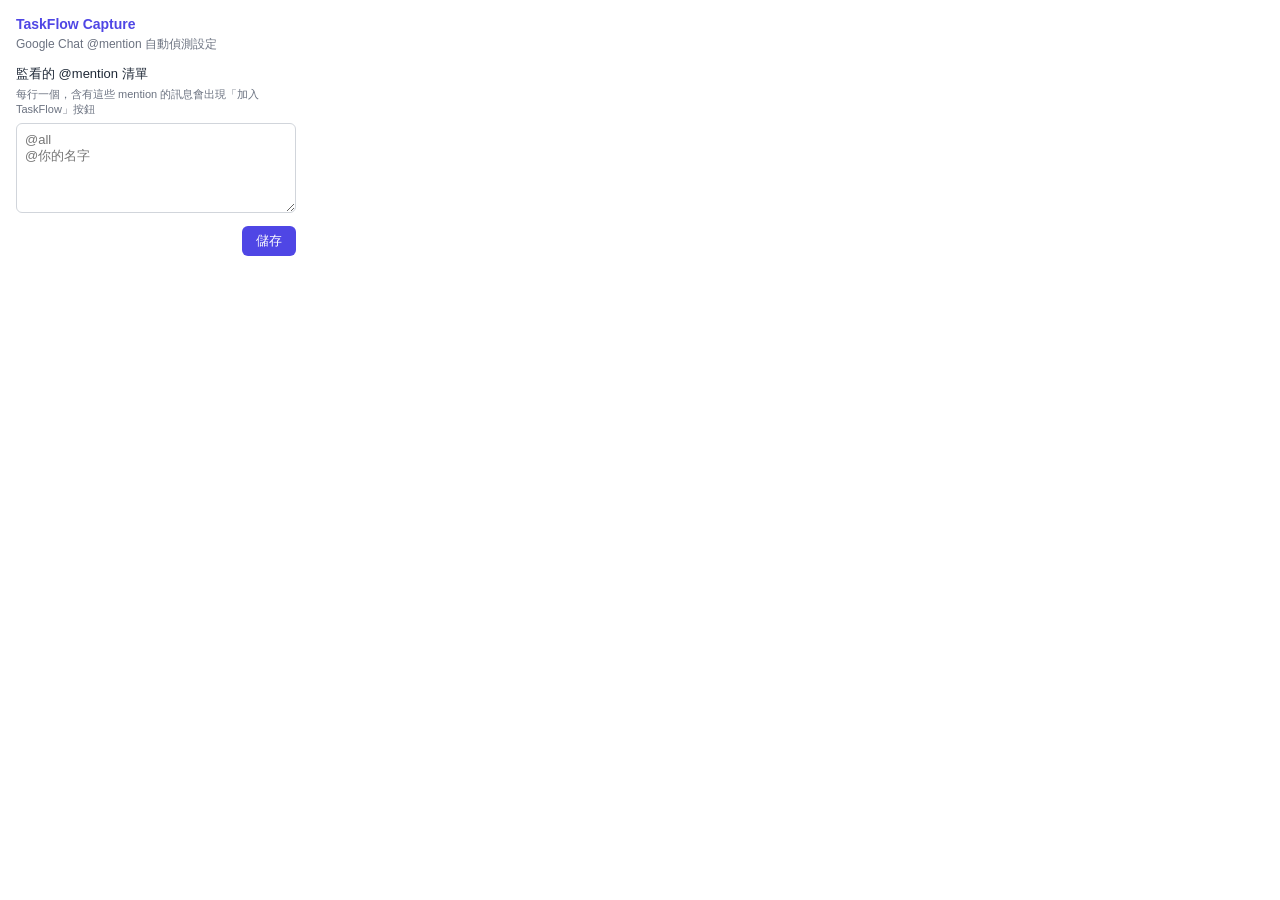
<file: chrome-extension/popup/popup.html>
<!DOCTYPE html>
<html lang="zh-TW">
<head>
  <meta charset="UTF-8">
  <style>
    body {
      width: 280px;
      padding: 16px;
      font-family: -apple-system, BlinkMacSystemFont, 'Segoe UI', sans-serif;
      font-size: 13px;
      color: #1f2937;
      margin: 0;
    }
    h2 {
      margin: 0 0 4px;
      font-size: 14px;
      font-weight: 600;
      color: #4f46e5;
    }
    .subtitle {
      color: #6b7280;
      font-size: 12px;
      margin: 0 0 12px;
    }
    label {
      display: block;
      font-weight: 500;
      margin-bottom: 4px;
    }
    .hint {
      color: #6b7280;
      font-size: 11px;
      margin: 0 0 6px;
    }
    textarea {
      width: 100%;
      height: 90px;
      padding: 8px;
      border: 1px solid #d1d5db;
      border-radius: 6px;
      font-size: 13px;
      font-family: inherit;
      resize: vertical;
      box-sizing: border-box;
      outline: none;
    }
    textarea:focus { border-color: #4f46e5; }
    .footer {
      display: flex;
      align-items: center;
      justify-content: space-between;
      margin-top: 10px;
    }
    .status {
      font-size: 11px;
      color: #10b981;
    }
    button {
      padding: 6px 14px;
      background: #4f46e5;
      color: #fff;
      border: none;
      border-radius: 6px;
      font-size: 13px;
      font-weight: 500;
      cursor: pointer;
    }
    button:hover { background: #4338ca; }
  </style>
</head>
<body>
  <h2>TaskFlow Capture</h2>
  <p class="subtitle">Google Chat @mention 自動偵測設定</p>

  <label>監看的 @mention 清單</label>
  <p class="hint">每行一個，含有這些 mention 的訊息會出現「加入 TaskFlow」按鈕</p>
  <textarea id="mentions" placeholder="@all&#10;@你的名字"></textarea>

  <div class="footer">
    <span class="status" id="status"></span>
    <button id="btn-save">儲存</button>
  </div>

  <script src="popup.js"></script>
</body>
</html>
</file>
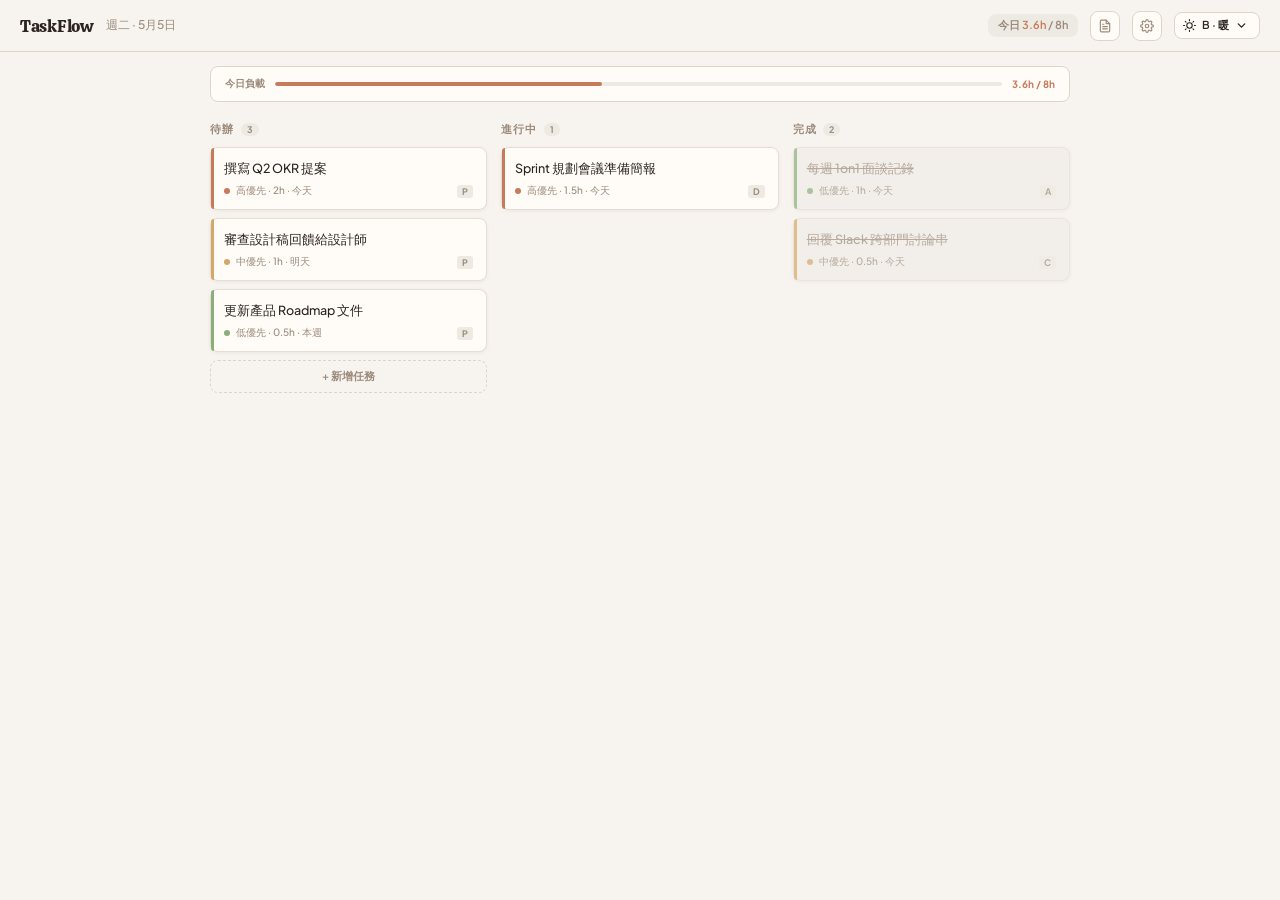
<file: .superpowers/brainstorm/1624-1777966735/content/app-theme-preview.html>
<!DOCTYPE html>
<html lang="zh-TW">
<head>
<meta charset="UTF-8">
<meta name="viewport" content="width=device-width, initial-scale=1.0">
<title>TaskFlow — 主題預覽</title>
<link rel="preconnect" href="https://fonts.googleapis.com">
<link href="https://fonts.googleapis.com/css2?family=Plus+Jakarta+Sans:wght@400;500;600;700;800&family=Calistoga&family=Inter:wght@400;500;600;700;800&display=swap" rel="stylesheet">
<style>
*, *::before, *::after { box-sizing: border-box; margin: 0; padding: 0; }

/* ─── THEME TOKENS ─── */
body[data-theme="b-light"] {
  --bg:          #F7F4F0;
  --surface:     #FFFCF8;
  --surface2:    #EDE9E3;
  --border:      #DDD5C8;
  --border2:     #E8DDD2;
  --text:        #2D2420;
  --text-muted:  #9C8B7A;
  --accent:      #C67B5C;
  --accent2:     #D4A76A;
  --accent-bg:   #F5EDE7;
  --high:        #C67B5C;
  --med:         #D4A76A;
  --low:         #8BAF7A;
  --done-bg:     #F0EDE8;
  --font-title:  'Calistoga', serif;
  --font-body:   'Plus Jakarta Sans', sans-serif;
  --radius:      8px;
  --shadow:      0 1px 4px rgba(0,0,0,.06);
  --shadow-lg:   0 4px 16px rgba(0,0,0,.1);
}
body[data-theme="b-dark"] {
  --bg:          #1C1510;
  --surface:     #251C14;
  --surface2:    #2E2218;
  --border:      #3A2E25;
  --border2:     #4A3B2E;
  --text:        #F0E4D5;
  --text-muted:  #7A6B5E;
  --accent:      #D4956A;
  --accent2:     #C4914A;
  --accent-bg:   #2E221A;
  --high:        #D4956A;
  --med:         #C4914A;
  --low:         #7AAF8A;
  --done-bg:     #221A12;
  --font-title:  'Calistoga', serif;
  --font-body:   'Plus Jakarta Sans', sans-serif;
  --radius:      8px;
  --shadow:      0 1px 4px rgba(0,0,0,.3);
  --shadow-lg:   0 4px 16px rgba(0,0,0,.4);
}
body[data-theme="c-light"] {
  --bg:          #F8F8F8;
  --surface:     #FFFFFF;
  --surface2:    #EFEFEF;
  --border:      #E0E0E0;
  --border2:     #D0D0D0;
  --text:        #0A0A0A;
  --text-muted:  #888888;
  --accent:      #0A0A0A;
  --accent2:     #444444;
  --accent-bg:   #F0F0F0;
  --high:        #FF3333;
  --med:         #F5A623;
  --low:         #22C55E;
  --done-bg:     #F4F4F4;
  --font-title:  'Inter', sans-serif;
  --font-body:   'Inter', sans-serif;
  --radius:      4px;
  --shadow:      0 1px 3px rgba(0,0,0,.06);
  --shadow-lg:   0 4px 12px rgba(0,0,0,.08);
}
body[data-theme="c-dark"] {
  --bg:          #0D0D0D;
  --surface:     #1A1A1A;
  --surface2:    #141414;
  --border:      #2A2A2A;
  --border2:     #333333;
  --text:        #FAFAFA;
  --text-muted:  #555555;
  --accent:      #FAFAFA;
  --accent2:     #CCCCCC;
  --accent-bg:   #1F1F1F;
  --high:        #FF4444;
  --med:         #F5A623;
  --low:         #22C55E;
  --done-bg:     #111111;
  --font-title:  'Inter', sans-serif;
  --font-body:   'Inter', sans-serif;
  --radius:      4px;
  --shadow:      0 1px 4px rgba(0,0,0,.4);
  --shadow-lg:   0 4px 16px rgba(0,0,0,.5);
}

/* ─── BASE LAYOUT ─── */
body {
  background: var(--bg);
  color: var(--text);
  font-family: var(--font-body);
  min-height: 100vh;
  transition: background 0.25s ease, color 0.25s ease;
}

/* ─── HEADER ─── */
.app-header {
  background: var(--bg);
  border-bottom: 1px solid var(--border);
  padding: 0 20px;
  height: 52px;
  display: flex;
  align-items: center;
  gap: 12px;
  position: sticky;
  top: 0;
  z-index: 100;
  transition: background 0.25s, border-color 0.25s;
}
.app-logo {
  font-family: var(--font-title);
  font-size: 17px;
  color: var(--text);
  letter-spacing: -0.3px;
  flex-shrink: 0;
}
body[data-theme="c-light"] .app-logo,
body[data-theme="c-dark"] .app-logo {
  font-weight: 800;
  letter-spacing: -0.8px;
  text-transform: uppercase;
  font-size: 14px;
}
.app-date {
  font-size: 12px;
  color: var(--text-muted);
  font-family: var(--font-body);
  font-weight: 500;
}
.header-spacer { flex: 1; }
.work-hours {
  font-size: 11px;
  font-weight: 600;
  color: var(--text-muted);
  font-family: var(--font-body);
  background: var(--surface2);
  padding: 4px 10px;
  border-radius: var(--radius);
}
.work-hours span { color: var(--accent); }

/* ─── 主題切換按鈕 ─── */
.theme-btn {
  position: relative;
  display: flex;
  align-items: center;
  gap: 6px;
  padding: 5px 11px 5px 8px;
  background: var(--surface);
  border: 1.5px solid var(--border);
  border-radius: var(--radius);
  cursor: pointer;
  font-family: var(--font-body);
  font-size: 11px;
  font-weight: 600;
  color: var(--text);
  transition: all 0.15s;
}
.theme-btn:hover {
  border-color: var(--accent);
  background: var(--accent-bg);
}
.theme-btn svg { width: 13px; height: 13px; flex-shrink: 0; }

/* ─── 主題選單 ─── */
.theme-picker {
  display: none;
  position: absolute;
  top: calc(100% + 8px);
  right: 0;
  background: var(--surface);
  border: 1.5px solid var(--border);
  border-radius: calc(var(--radius) + 4px);
  box-shadow: var(--shadow-lg);
  padding: 6px;
  width: 220px;
  z-index: 200;
}
.theme-picker.open { display: block; }

.picker-label {
  font-size: 9px;
  font-weight: 700;
  text-transform: uppercase;
  letter-spacing: 1px;
  color: var(--text-muted);
  padding: 4px 8px 6px;
}
.theme-row {
  display: flex;
  gap: 4px;
  padding: 0 2px 4px;
}
.theme-opt {
  flex: 1;
  padding: 8px 6px;
  border-radius: calc(var(--radius));
  border: 1.5px solid var(--border);
  cursor: pointer;
  text-align: center;
  transition: all 0.15s;
  background: transparent;
}
.theme-opt:hover { border-color: var(--accent); }
.theme-opt.active {
  border-color: var(--accent);
  background: var(--accent-bg);
}
.swatch {
  width: 100%;
  height: 22px;
  border-radius: 3px;
  margin-bottom: 5px;
}
.opt-name {
  font-size: 9px;
  font-weight: 700;
  color: var(--text);
  font-family: var(--font-body);
  line-height: 1.2;
}
.opt-sub {
  font-size: 8px;
  color: var(--text-muted);
  font-family: var(--font-body);
}

.header-icon-btn {
  width: 30px; height: 30px;
  border-radius: var(--radius);
  background: var(--surface);
  border: 1.5px solid var(--border);
  display: flex; align-items: center; justify-content: center;
  cursor: pointer; color: var(--text-muted);
  transition: all 0.15s;
}
.header-icon-btn:hover { border-color: var(--accent); color: var(--accent); }
.header-icon-btn svg { width: 14px; height: 14px; }

/* ─── KANBAN ─── */
.kanban-outer {
  padding: 20px;
  display: flex;
  gap: 14px;
  overflow-x: auto;
  max-width: 900px;
  margin: 0 auto;
}
.kanban-col {
  flex: 1;
  min-width: 230px;
}
.col-head {
  display: flex;
  align-items: center;
  gap: 7px;
  margin-bottom: 10px;
}
.col-title {
  font-size: 11px;
  font-weight: 700;
  text-transform: uppercase;
  letter-spacing: 0.9px;
  color: var(--text-muted);
  font-family: var(--font-body);
}
.col-count-badge {
  background: var(--surface2);
  color: var(--text-muted);
  font-size: 9px;
  font-weight: 700;
  padding: 1px 6px;
  border-radius: 999px;
  font-family: var(--font-body);
}
body[data-theme="c-light"] .col-count-badge,
body[data-theme="c-dark"] .col-count-badge {
  border-radius: 3px;
}

/* ─── TASK CARD ─── */
.task-card {
  background: var(--surface);
  border: 1px solid var(--border2);
  border-radius: var(--radius);
  padding: 11px 13px;
  margin-bottom: 8px;
  box-shadow: var(--shadow);
  cursor: pointer;
  transition: box-shadow 0.15s, transform 0.15s;
  position: relative;
}
.task-card:hover {
  box-shadow: var(--shadow-lg);
  transform: translateY(-1px);
}
.task-card::before {
  content: '';
  position: absolute;
  left: 0; top: 0; bottom: 0;
  width: 3px;
  border-radius: var(--radius) 0 0 var(--radius);
}
.task-card.high::before { background: var(--high); }
.task-card.med::before  { background: var(--med); }
.task-card.low::before  { background: var(--low); }

.task-title-text {
  font-size: 12.5px;
  font-weight: 500;
  color: var(--text);
  line-height: 1.45;
  margin-bottom: 7px;
  font-family: var(--font-body);
}
body[data-theme="c-light"] .task-title-text,
body[data-theme="c-dark"] .task-title-text {
  font-weight: 600;
  letter-spacing: -0.2px;
}
.task-foot {
  display: flex;
  align-items: center;
  gap: 6px;
}
.urgency-dot {
  width: 6px; height: 6px;
  border-radius: 50%;
  flex-shrink: 0;
}
.high-dot { background: var(--high); }
.med-dot  { background: var(--med); }
.low-dot  { background: var(--low); }
.task-meta-text {
  font-size: 10px;
  color: var(--text-muted);
  font-family: var(--font-body);
  font-weight: 500;
}
.pdca-badge {
  margin-left: auto;
  font-size: 9px;
  font-weight: 700;
  color: var(--text-muted);
  background: var(--surface2);
  padding: 1px 5px;
  border-radius: 3px;
  font-family: var(--font-body);
}

/* ─── ADD BUTTON ─── */
.add-task-btn {
  width: 100%;
  padding: 8px 12px;
  background: transparent;
  border: 1.5px dashed var(--border);
  border-radius: var(--radius);
  color: var(--text-muted);
  font-size: 11px;
  font-weight: 600;
  font-family: var(--font-body);
  cursor: pointer;
  display: flex;
  align-items: center;
  justify-content: center;
  gap: 5px;
  transition: all 0.15s;
  margin-top: 4px;
}
.add-task-btn:hover {
  border-color: var(--accent);
  color: var(--accent);
  background: var(--accent-bg);
}

/* ─── PROGRESS BAR ─── */
.capacity-bar {
  margin: 0 20px 16px;
  max-width: 860px;
  margin-left: auto;
  margin-right: auto;
  padding: 10px 14px;
  background: var(--surface);
  border: 1px solid var(--border);
  border-radius: var(--radius);
  display: flex;
  align-items: center;
  gap: 10px;
}
.cap-label {
  font-size: 10px;
  font-weight: 600;
  color: var(--text-muted);
  font-family: var(--font-body);
  flex-shrink: 0;
}
.cap-track {
  flex: 1;
  height: 4px;
  background: var(--surface2);
  border-radius: 999px;
  overflow: hidden;
}
.cap-fill {
  height: 100%;
  width: 45%;
  background: var(--accent);
  border-radius: 999px;
  transition: width 0.4s ease;
}
.cap-val {
  font-size: 10px;
  font-weight: 700;
  color: var(--accent);
  font-family: var(--font-body);
  flex-shrink: 0;
  font-variant-numeric: tabular-nums;
}

/* ─── DONE COL ─── */
.kanban-col.done .task-card {
  background: var(--done-bg);
  opacity: 0.7;
}
.task-card.done-card .task-title-text {
  text-decoration: line-through;
  color: var(--text-muted);
}

</style>
</head>
<body data-theme="b-light">

<!-- ═══ HEADER ═══ -->
<header class="app-header">
  <span class="app-logo">TaskFlow</span>
  <span class="app-date">週二 · 5月5日</span>
  <div class="header-spacer"></div>

  <div class="work-hours">今日 <span>3.6h</span> / 8h</div>

  <!-- 日誌按鈕 -->
  <button class="header-icon-btn" title="日誌">
    <svg viewBox="0 0 24 24" fill="none" stroke="currentColor" stroke-width="2" stroke-linecap="round" stroke-linejoin="round">
      <path d="M14 2H6a2 2 0 0 0-2 2v16a2 2 0 0 0 2 2h12a2 2 0 0 0 2-2V8z"/><polyline points="14 2 14 8 20 8"/><line x1="16" y1="13" x2="8" y2="13"/><line x1="16" y1="17" x2="8" y2="17"/><polyline points="10 9 9 9 8 9"/>
    </svg>
  </button>

  <!-- 設定按鈕 -->
  <button class="header-icon-btn" title="設定">
    <svg viewBox="0 0 24 24" fill="none" stroke="currentColor" stroke-width="2" stroke-linecap="round" stroke-linejoin="round">
      <circle cx="12" cy="12" r="3"/><path d="M19.4 15a1.65 1.65 0 0 0 .33 1.82l.06.06a2 2 0 0 1-2.83 2.83l-.06-.06a1.65 1.65 0 0 0-1.82-.33 1.65 1.65 0 0 0-1 1.51V21a2 2 0 0 1-4 0v-.09A1.65 1.65 0 0 0 9 19.4a1.65 1.65 0 0 0-1.82.33l-.06.06a2 2 0 0 1-2.83-2.83l.06-.06A1.65 1.65 0 0 0 4.68 15a1.65 1.65 0 0 0-1.51-1H3a2 2 0 0 1 0-4h.09A1.65 1.65 0 0 0 4.6 9a1.65 1.65 0 0 0-.33-1.82l-.06-.06a2 2 0 0 1 2.83-2.83l.06.06A1.65 1.65 0 0 0 9 4.68a1.65 1.65 0 0 0 1-1.51V3a2 2 0 0 1 4 0v.09a1.65 1.65 0 0 0 1 1.51 1.65 1.65 0 0 0 1.82-.33l.06-.06a2 2 0 0 1 2.83 2.83l-.06.06A1.65 1.65 0 0 0 19.4 9a1.65 1.65 0 0 0 1.51 1H21a2 2 0 0 1 0 4h-.09a1.65 1.65 0 0 0-1.51 1z"/>
    </svg>
  </button>

  <!-- ★ 主題切換按鈕 -->
  <div style="position:relative;">
    <button class="theme-btn" id="themeToggle" onclick="togglePicker()">
      <svg viewBox="0 0 24 24" fill="none" stroke="currentColor" stroke-width="2" stroke-linecap="round" stroke-linejoin="round">
        <circle cx="12" cy="12" r="5"/><line x1="12" y1="1" x2="12" y2="3"/><line x1="12" y1="21" x2="12" y2="23"/><line x1="4.22" y1="4.22" x2="5.64" y2="5.64"/><line x1="18.36" y1="18.36" x2="19.78" y2="19.78"/><line x1="1" y1="12" x2="3" y2="12"/><line x1="21" y1="12" x2="23" y2="12"/><line x1="4.22" y1="19.78" x2="5.64" y2="18.36"/><line x1="18.36" y1="5.64" x2="19.78" y2="4.22"/>
      </svg>
      <span id="themeLabel">B · 暖</span>
      <svg width="10" height="10" viewBox="0 0 24 24" fill="none" stroke="currentColor" stroke-width="2.5" stroke-linecap="round"><polyline points="6 9 12 15 18 9"/></svg>
    </button>

    <!-- 下拉選單 -->
    <div class="theme-picker" id="themePicker">
      <div class="picker-label">選擇主題</div>
      <div class="theme-row">
        <div class="theme-opt active" id="opt-b-light" onclick="setTheme('b-light')">
          <div class="swatch" style="background: linear-gradient(135deg, #F7F4F0 50%, #C67B5C 50%);"></div>
          <div class="opt-name">暖 · 淺</div>
          <div class="opt-sub">B Light</div>
        </div>
        <div class="theme-opt" id="opt-b-dark" onclick="setTheme('b-dark')">
          <div class="swatch" style="background: linear-gradient(135deg, #1C1510 50%, #D4956A 50%);"></div>
          <div class="opt-name">暖 · 深</div>
          <div class="opt-sub">B Dark</div>
        </div>
        <div class="theme-opt" id="opt-c-light" onclick="setTheme('c-light')">
          <div class="swatch" style="background: linear-gradient(135deg, #F8F8F8 50%, #0A0A0A 50%);"></div>
          <div class="opt-name">銳 · 淺</div>
          <div class="opt-sub">C Light</div>
        </div>
        <div class="theme-opt" id="opt-c-dark" onclick="setTheme('c-dark')">
          <div class="swatch" style="background: linear-gradient(135deg, #0D0D0D 50%, #FAFAFA 50%);"></div>
          <div class="opt-name">銳 · 深</div>
          <div class="opt-sub">C Dark</div>
        </div>
      </div>
    </div>
  </div>
</header>

<!-- ═══ CAPACITY BAR ═══ -->
<div style="padding: 14px 20px 0; max-width: 900px; margin: 0 auto;">
  <div class="capacity-bar" style="margin: 0;">
    <span class="cap-label">今日負載</span>
    <div class="cap-track"><div class="cap-fill"></div></div>
    <span class="cap-val">3.6h / 8h</span>
  </div>
</div>

<!-- ═══ KANBAN ═══ -->
<div class="kanban-outer">

  <!-- 待辦 -->
  <div class="kanban-col">
    <div class="col-head">
      <span class="col-title">待辦</span>
      <span class="col-count-badge">3</span>
    </div>
    <div class="task-card high">
      <div class="task-title-text">撰寫 Q2 OKR 提案</div>
      <div class="task-foot">
        <div class="urgency-dot high-dot"></div>
        <span class="task-meta-text">高優先 · 2h · 今天</span>
        <span class="pdca-badge">P</span>
      </div>
    </div>
    <div class="task-card med">
      <div class="task-title-text">審查設計稿回饋給設計師</div>
      <div class="task-foot">
        <div class="urgency-dot med-dot"></div>
        <span class="task-meta-text">中優先 · 1h · 明天</span>
        <span class="pdca-badge">P</span>
      </div>
    </div>
    <div class="task-card low">
      <div class="task-title-text">更新產品 Roadmap 文件</div>
      <div class="task-foot">
        <div class="urgency-dot low-dot"></div>
        <span class="task-meta-text">低優先 · 0.5h · 本週</span>
        <span class="pdca-badge">P</span>
      </div>
    </div>
    <button class="add-task-btn">+ 新增任務</button>
  </div>

  <!-- 進行中 -->
  <div class="kanban-col">
    <div class="col-head">
      <span class="col-title">進行中</span>
      <span class="col-count-badge">1</span>
    </div>
    <div class="task-card high">
      <div class="task-title-text">Sprint 規劃會議準備簡報</div>
      <div class="task-foot">
        <div class="urgency-dot high-dot"></div>
        <span class="task-meta-text">高優先 · 1.5h · 今天</span>
        <span class="pdca-badge">D</span>
      </div>
    </div>
  </div>

  <!-- 完成 -->
  <div class="kanban-col done">
    <div class="col-head">
      <span class="col-title">完成</span>
      <span class="col-count-badge">2</span>
    </div>
    <div class="task-card done-card low">
      <div class="task-title-text">每週 1on1 面談記錄</div>
      <div class="task-foot">
        <div class="urgency-dot low-dot"></div>
        <span class="task-meta-text">低優先 · 1h · 今天</span>
        <span class="pdca-badge">A</span>
      </div>
    </div>
    <div class="task-card done-card med">
      <div class="task-title-text">回覆 Slack 跨部門討論串</div>
      <div class="task-foot">
        <div class="urgency-dot med-dot"></div>
        <span class="task-meta-text">中優先 · 0.5h · 今天</span>
        <span class="pdca-badge">C</span>
      </div>
    </div>
  </div>

</div>

<script>
const themeLabels = {
  'b-light': 'B · 暖淺',
  'b-dark':  'B · 暖深',
  'c-light': 'C · 銳淺',
  'c-dark':  'C · 銳深'
};

function setTheme(theme) {
  document.body.setAttribute('data-theme', theme);
  document.getElementById('themeLabel').textContent = themeLabels[theme];
  document.querySelectorAll('.theme-opt').forEach(el => el.classList.remove('active'));
  document.getElementById('opt-' + theme).classList.add('active');
  closePicker();

  // Update logo case for C themes
  const logo = document.querySelector('.app-logo');
  if (theme.startsWith('c')) {
    logo.textContent = 'TASKFLOW';
  } else {
    logo.textContent = 'TaskFlow';
  }
}

function togglePicker() {
  document.getElementById('themePicker').classList.toggle('open');
}

function closePicker() {
  document.getElementById('themePicker').classList.remove('open');
}

document.addEventListener('click', function(e) {
  if (!e.target.closest('#themeToggle') && !e.target.closest('#themePicker')) {
    closePicker();
  }
});
</script>

</body>
</html>
</file>
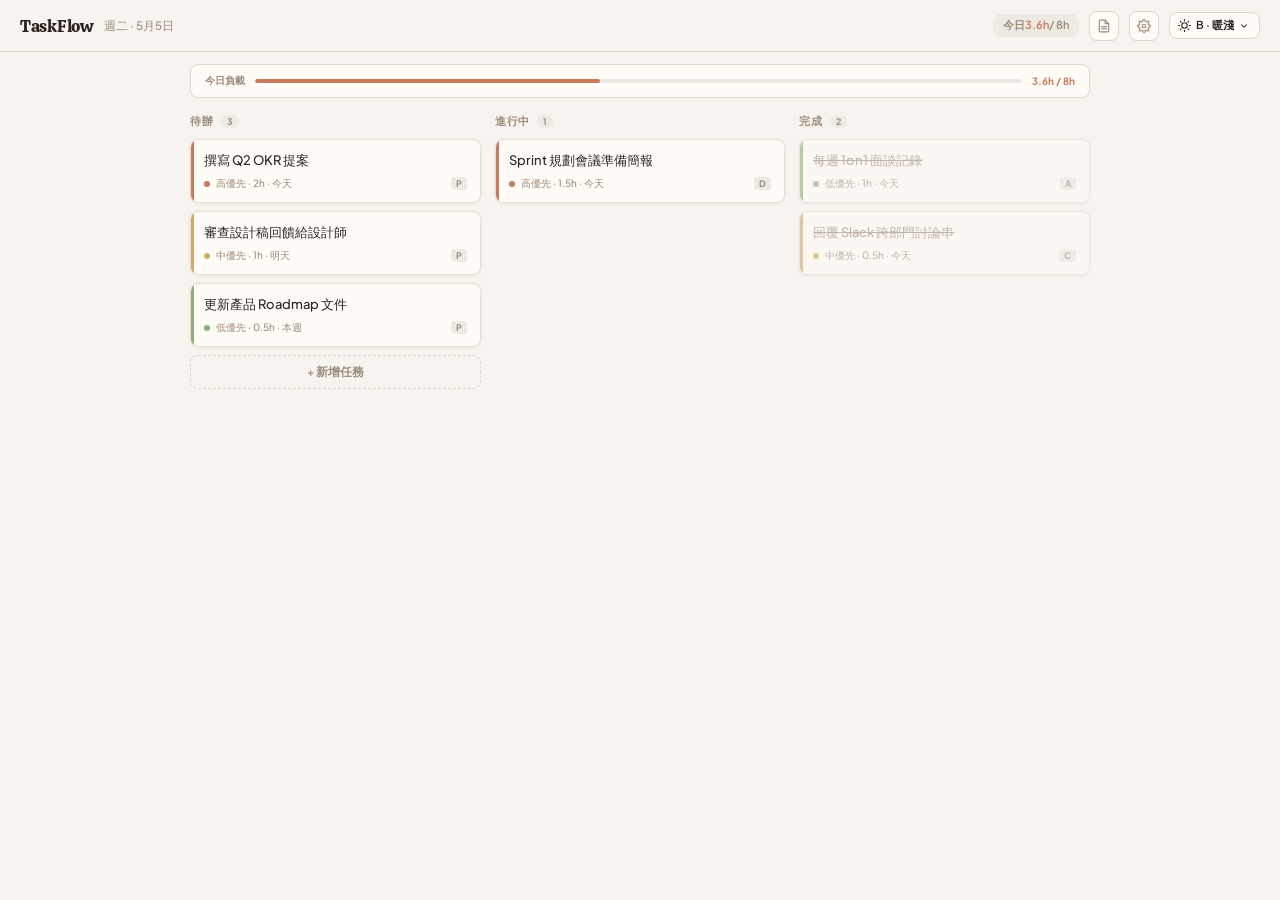
<file: .superpowers/brainstorm/1624-1777966735/content/app-theme-rwd.html>
<!DOCTYPE html>
<html lang="zh-TW">
<head>
<meta charset="UTF-8">
<meta name="viewport" content="width=device-width, initial-scale=1.0">
<title>TaskFlow — RWD 主題預覽</title>
<link rel="preconnect" href="https://fonts.googleapis.com">
<link href="https://fonts.googleapis.com/css2?family=Plus+Jakarta+Sans:wght@400;500;600;700;800&family=Calistoga&family=Inter:wght@400;500;600;700;800&display=swap" rel="stylesheet">
<style>
*, *::before, *::after { box-sizing: border-box; margin: 0; padding: 0; }

/* ══════════════════════════════
   THEME TOKENS
══════════════════════════════ */
body[data-theme="b-light"] {
  --bg: #F7F4F0; --surface: #FFFCF8; --surface2: #EDE9E3;
  --border: #DDD5C8; --border2: #E8DDD2;
  --text: #2D2420; --text-muted: #9C8B7A;
  --accent: #C67B5C; --accent2: #D4A76A; --accent-bg: #F5EDE7;
  --high: #C67B5C; --med: #D4A76A; --low: #8BAF7A;
  --done-opacity: 0.6;
  --font-title: 'Calistoga', serif; --font-body: 'Plus Jakarta Sans', sans-serif;
  --radius: 8px; --radius-lg: 12px;
  --shadow: 0 1px 4px rgba(0,0,0,.06); --shadow-lg: 0 6px 20px rgba(0,0,0,.1);
  --tab-indicator: 2px solid var(--accent);
}
body[data-theme="b-dark"] {
  --bg: #1C1510; --surface: #251C14; --surface2: #2E2218;
  --border: #3A2E25; --border2: #4A3B2E;
  --text: #F0E4D5; --text-muted: #7A6B5E;
  --accent: #D4956A; --accent2: #C4914A; --accent-bg: #2E221A;
  --high: #D4956A; --med: #C4914A; --low: #7AAF8A;
  --done-opacity: 0.5;
  --font-title: 'Calistoga', serif; --font-body: 'Plus Jakarta Sans', sans-serif;
  --radius: 8px; --radius-lg: 12px;
  --shadow: 0 1px 4px rgba(0,0,0,.3); --shadow-lg: 0 6px 20px rgba(0,0,0,.4);
  --tab-indicator: 2px solid var(--accent);
}
body[data-theme="c-light"] {
  --bg: #F8F8F8; --surface: #FFFFFF; --surface2: #EFEFEF;
  --border: #E0E0E0; --border2: #D0D0D0;
  --text: #0A0A0A; --text-muted: #888;
  --accent: #0A0A0A; --accent2: #444; --accent-bg: #F0F0F0;
  --high: #FF3333; --med: #F5A623; --low: #22C55E;
  --done-opacity: 0.55;
  --font-title: 'Inter', sans-serif; --font-body: 'Inter', sans-serif;
  --radius: 4px; --radius-lg: 8px;
  --shadow: 0 1px 3px rgba(0,0,0,.06); --shadow-lg: 0 4px 12px rgba(0,0,0,.08);
  --tab-indicator: 2px solid var(--accent);
}
body[data-theme="c-dark"] {
  --bg: #0D0D0D; --surface: #1A1A1A; --surface2: #141414;
  --border: #2A2A2A; --border2: #333;
  --text: #FAFAFA; --text-muted: #555;
  --accent: #FAFAFA; --accent2: #CCC; --accent-bg: #1F1F1F;
  --high: #FF4444; --med: #F5A623; --low: #22C55E;
  --done-opacity: 0.45;
  --font-title: 'Inter', sans-serif; --font-body: 'Inter', sans-serif;
  --radius: 4px; --radius-lg: 8px;
  --shadow: 0 1px 4px rgba(0,0,0,.4); --shadow-lg: 0 6px 20px rgba(0,0,0,.5);
  --tab-indicator: 2px solid var(--accent);
}

/* ══════════════════════════════
   BASE
══════════════════════════════ */
html { height: 100%; }
body {
  background: var(--bg);
  color: var(--text);
  font-family: var(--font-body);
  min-height: 100%;
  transition: background .25s, color .25s;
}

/* ══════════════════════════════
   HEADER — Desktop
══════════════════════════════ */
.app-header {
  background: var(--bg);
  border-bottom: 1px solid var(--border);
  padding: 0 20px;
  height: 52px;
  display: flex;
  align-items: center;
  gap: 10px;
  position: sticky;
  top: 0;
  z-index: 100;
  transition: background .25s, border-color .25s;
}
.app-logo {
  font-family: var(--font-title);
  font-size: 17px;
  color: var(--text);
  letter-spacing: -0.3px;
  white-space: nowrap;
  flex-shrink: 0;
}
body[data-theme="c-light"] .app-logo,
body[data-theme="c-dark"] .app-logo {
  font-weight: 800; letter-spacing: -0.8px;
  text-transform: uppercase; font-size: 14px;
}
.header-center {
  display: flex;
  align-items: center;
  gap: 8px;
  flex: 1;
  min-width: 0;
}
.app-date {
  font-size: 11.5px;
  color: var(--text-muted);
  font-weight: 500;
  white-space: nowrap;
}
.header-spacer { flex: 1; }
.work-hours {
  font-size: 11px; font-weight: 600;
  color: var(--text-muted);
  background: var(--surface2);
  padding: 4px 10px;
  border-radius: var(--radius);
  white-space: nowrap;
  flex-shrink: 0;
}
.work-hours span { color: var(--accent); }
.header-icon-btn {
  width: 30px; height: 30px;
  border-radius: var(--radius);
  background: var(--surface);
  border: 1.5px solid var(--border);
  display: flex; align-items: center; justify-content: center;
  cursor: pointer; color: var(--text-muted);
  transition: all .15s; flex-shrink: 0;
}
.header-icon-btn:hover { border-color: var(--accent); color: var(--accent); }
.header-icon-btn svg { width: 14px; height: 14px; }

/* hide desktop-only items on mobile */
.desktop-only { display: flex; }
.mobile-only  { display: none; }

/* ══════════════════════════════
   THEME BUTTON + PICKER
══════════════════════════════ */
.theme-wrap { position: relative; flex-shrink: 0; }
.theme-btn {
  display: flex; align-items: center; gap: 5px;
  padding: 5px 10px 5px 8px;
  background: var(--surface);
  border: 1.5px solid var(--border);
  border-radius: var(--radius);
  cursor: pointer;
  font-family: var(--font-body);
  font-size: 11px; font-weight: 600;
  color: var(--text);
  transition: all .15s;
  white-space: nowrap;
}
.theme-btn:hover { border-color: var(--accent); background: var(--accent-bg); }
.theme-btn svg { width: 13px; height: 13px; flex-shrink: 0; }
.theme-btn .chevron { width: 10px; height: 10px; }

.theme-picker {
  display: none;
  position: absolute;
  top: calc(100% + 8px);
  right: 0;
  background: var(--surface);
  border: 1.5px solid var(--border);
  border-radius: var(--radius-lg);
  box-shadow: var(--shadow-lg);
  padding: 8px;
  width: 228px;
  z-index: 300;
}
.theme-picker.open { display: block; }
.picker-label {
  font-size: 9px; font-weight: 700;
  text-transform: uppercase; letter-spacing: 1px;
  color: var(--text-muted);
  padding: 2px 6px 8px;
}
.theme-row { display: flex; gap: 5px; }
.theme-opt {
  flex: 1; padding: 7px 5px;
  border-radius: var(--radius);
  border: 1.5px solid var(--border);
  cursor: pointer; text-align: center;
  transition: all .15s;
  background: transparent;
}
.theme-opt:hover { border-color: var(--accent); }
.theme-opt.active { border-color: var(--accent); background: var(--accent-bg); }
.swatch {
  width: 100%; height: 20px;
  border-radius: 3px; margin-bottom: 5px;
}
.opt-name { font-size: 9.5px; font-weight: 700; color: var(--text); font-family: var(--font-body); }
.opt-sub  { font-size: 8px; color: var(--text-muted); font-family: var(--font-body); }

/* ══════════════════════════════
   CAPACITY BAR
══════════════════════════════ */
.capacity-wrap {
  padding: 12px 20px 0;
  max-width: 940px;
  margin: 0 auto;
}
.capacity-bar {
  padding: 9px 14px;
  background: var(--surface);
  border: 1px solid var(--border);
  border-radius: var(--radius);
  display: flex; align-items: center; gap: 10px;
}
.cap-label { font-size: 10px; font-weight: 600; color: var(--text-muted); white-space: nowrap; }
.cap-track { flex: 1; height: 4px; background: var(--surface2); border-radius: 999px; overflow: hidden; }
.cap-fill  { height: 100%; width: 45%; background: var(--accent); border-radius: 999px; transition: width .4s; }
.cap-val   { font-size: 10px; font-weight: 700; color: var(--accent); white-space: nowrap; font-variant-numeric: tabular-nums; }

/* ══════════════════════════════
   MOBILE TABS
══════════════════════════════ */
.mobile-tabs {
  display: none;
  border-bottom: 1px solid var(--border);
  background: var(--bg);
  padding: 0 4px;
  position: sticky;
  top: 52px;
  z-index: 90;
}
.tab-btn {
  flex: 1; padding: 11px 4px 10px;
  background: none; border: none;
  font-family: var(--font-body);
  font-size: 12px; font-weight: 600;
  color: var(--text-muted);
  cursor: pointer;
  border-bottom: 2px solid transparent;
  display: flex; align-items: center; justify-content: center; gap: 5px;
  transition: color .15s, border-color .15s;
}
.tab-btn.active { color: var(--text); border-bottom: var(--tab-indicator); }
.tab-count {
  font-size: 9.5px; font-weight: 700;
  background: var(--surface2);
  color: var(--text-muted);
  padding: 1px 5px; border-radius: 999px;
}
.tab-btn.active .tab-count {
  background: var(--accent-bg); color: var(--accent);
}
body[data-theme="c-light"] .tab-count,
body[data-theme="c-dark"] .tab-count { border-radius: 3px; }

/* ══════════════════════════════
   KANBAN — Desktop 3-col
══════════════════════════════ */
.kanban-outer {
  display: flex; gap: 14px;
  padding: 16px 20px 80px;
  max-width: 940px;
  margin: 0 auto;
  overflow-x: auto;
}
.kanban-col { flex: 1; min-width: 240px; }
.col-head {
  display: flex; align-items: center; gap: 7px;
  margin-bottom: 10px;
}
.col-title {
  font-size: 10.5px; font-weight: 700;
  text-transform: uppercase; letter-spacing: 0.9px;
  color: var(--text-muted); font-family: var(--font-body);
}
.col-count-badge {
  background: var(--surface2); color: var(--text-muted);
  font-size: 9px; font-weight: 700;
  padding: 1px 6px; border-radius: 999px; font-family: var(--font-body);
}
body[data-theme="c-light"] .col-count-badge,
body[data-theme="c-dark"] .col-count-badge { border-radius: 3px; }

/* ══════════════════════════════
   TASK CARD
══════════════════════════════ */
.task-card {
  background: var(--surface);
  border: 1px solid var(--border2);
  border-radius: var(--radius);
  padding: 11px 13px;
  margin-bottom: 8px;
  box-shadow: var(--shadow);
  cursor: pointer;
  transition: box-shadow .15s, transform .15s;
  position: relative;
  overflow: hidden;
}
.task-card:hover { box-shadow: var(--shadow-lg); transform: translateY(-1px); }
.task-card::before {
  content: '';
  position: absolute; left: 0; top: 0; bottom: 0; width: 3px;
}
.task-card.high::before { background: var(--high); }
.task-card.med::before  { background: var(--med); }
.task-card.low::before  { background: var(--low); }
.task-card.done-card { opacity: var(--done-opacity); }
.task-card.done-card .task-title-text {
  text-decoration: line-through; color: var(--text-muted);
}
.task-title-text {
  font-size: 13px; font-weight: 500;
  color: var(--text); line-height: 1.45; margin-bottom: 7px;
  font-family: var(--font-body);
}
body[data-theme="c-light"] .task-title-text,
body[data-theme="c-dark"] .task-title-text { font-weight: 600; letter-spacing: -0.2px; }
.task-foot { display: flex; align-items: center; gap: 6px; }
.urgency-dot { width: 6px; height: 6px; border-radius: 50%; flex-shrink: 0; }
.high-dot { background: var(--high); }
.med-dot  { background: var(--med); }
.low-dot  { background: var(--low); }
.task-meta-text { font-size: 10px; color: var(--text-muted); font-weight: 500; }
.pdca-badge {
  margin-left: auto;
  font-size: 9px; font-weight: 700;
  color: var(--text-muted); background: var(--surface2);
  padding: 1px 5px; border-radius: 3px;
}

/* ══════════════════════════════
   ADD BUTTON
══════════════════════════════ */
.add-task-btn {
  width: 100%; padding: 8px 12px;
  background: transparent;
  border: 1.5px dashed var(--border);
  border-radius: var(--radius);
  color: var(--text-muted);
  font-size: 11.5px; font-weight: 600;
  font-family: var(--font-body); cursor: pointer;
  display: flex; align-items: center; justify-content: center; gap: 5px;
  transition: all .15s; margin-top: 4px;
}
.add-task-btn:hover { border-color: var(--accent); color: var(--accent); background: var(--accent-bg); }

/* ══════════════════════════════
   FAB (mobile only)
══════════════════════════════ */
.fab {
  display: none;
  position: fixed; bottom: 24px; right: 20px;
  width: 50px; height: 50px;
  background: var(--accent);
  border-radius: 50%;
  border: none; cursor: pointer;
  box-shadow: 0 4px 16px rgba(0,0,0,.25);
  align-items: center; justify-content: center;
  transition: transform .15s, box-shadow .15s;
  z-index: 200;
}
.fab:hover { transform: scale(1.08); box-shadow: 0 6px 24px rgba(0,0,0,.3); }
.fab svg { width: 22px; height: 22px; stroke: var(--bg); }
body[data-theme="c-light"] .fab svg { stroke: #fff; }

/* ══════════════════════════════
   MOBILE PICKER SHEET
   (bottom sheet on mobile)
══════════════════════════════ */
.picker-overlay {
  display: none;
  position: fixed; inset: 0;
  background: rgba(0,0,0,.45);
  z-index: 400;
  align-items: flex-end;
  justify-content: center;
}
.picker-overlay.open { display: flex; }
.picker-sheet {
  background: var(--surface);
  border-radius: 16px 16px 0 0;
  padding: 16px 16px 32px;
  width: 100%; max-width: 480px;
}
.sheet-handle {
  width: 36px; height: 4px;
  background: var(--border);
  border-radius: 999px;
  margin: 0 auto 16px;
}
.sheet-title {
  font-size: 13px; font-weight: 700;
  color: var(--text); margin-bottom: 12px;
  font-family: var(--font-body);
}
.sheet-grid {
  display: grid; grid-template-columns: 1fr 1fr;
  gap: 10px;
}
.sheet-opt {
  padding: 12px 10px;
  border-radius: var(--radius);
  border: 1.5px solid var(--border);
  cursor: pointer; text-align: left;
  transition: all .15s; background: transparent;
  display: flex; align-items: center; gap: 10px;
}
.sheet-opt:hover, .sheet-opt.active {
  border-color: var(--accent); background: var(--accent-bg);
}
.sheet-swatch {
  width: 36px; height: 36px;
  border-radius: var(--radius); flex-shrink: 0;
}
.sheet-name { font-size: 12px; font-weight: 700; color: var(--text); font-family: var(--font-body); }
.sheet-sub  { font-size: 10px; color: var(--text-muted); font-family: var(--font-body); }

/* ══════════════════════════════
   RESPONSIVE BREAKPOINTS
══════════════════════════════ */

/* ── Tablet (≤ 768px) ── */
@media (max-width: 768px) {
  .kanban-outer {
    padding: 14px 14px 80px;
    gap: 12px;
  }
  .kanban-col { min-width: 200px; }
}

/* ── Mobile (≤ 600px) ── */
@media (max-width: 600px) {

  /* Header: logo + date + theme btn only */
  .app-header { padding: 0 14px; gap: 8px; height: 48px; }
  .desktop-only { display: none !important; }
  .mobile-only  { display: flex !important; }

  .app-logo { font-size: 15px; }
  .app-date { font-size: 11px; }

  /* Capacity bar */
  .capacity-wrap { padding: 10px 14px 0; }

  /* Tabs appear, kanban goes single-column */
  .mobile-tabs { display: flex; }
  .kanban-outer {
    display: block;
    padding: 14px 14px 80px;
    overflow: visible;
  }
  .kanban-col { display: none; min-width: unset; }
  .kanban-col.active { display: block; }
  .col-head { display: none; } /* header shown in tabs */

  /* FAB replaces inline add button */
  .fab { display: flex; }
  .add-task-btn { display: none; }

  /* Theme picker → bottom sheet */
  .theme-btn .btn-label { display: none; } /* hide text, keep icon */
  .theme-btn { padding: 6px 8px; }
  .theme-picker { display: none !important; } /* desktop picker hidden */
}
</style>
</head>
<body data-theme="b-light">

<!-- ══════════════════════════════
     HEADER
══════════════════════════════ -->
<header class="app-header">
  <span class="app-logo" id="appLogo">TaskFlow</span>
  <span class="app-date desktop-only">週二 · 5月5日</span>

  <div class="header-spacer"></div>

  <!-- Desktop: work hours -->
  <div class="work-hours desktop-only">今日 <span>3.6h</span> / 8h</div>

  <!-- Desktop: icon buttons -->
  <button class="header-icon-btn desktop-only" title="日誌">
    <svg viewBox="0 0 24 24" fill="none" stroke="currentColor" stroke-width="2" stroke-linecap="round" stroke-linejoin="round"><path d="M14 2H6a2 2 0 0 0-2 2v16a2 2 0 0 0 2 2h12a2 2 0 0 0 2-2V8z"/><polyline points="14 2 14 8 20 8"/><line x1="16" y1="13" x2="8" y2="13"/><line x1="16" y1="17" x2="8" y2="17"/></svg>
  </button>
  <button class="header-icon-btn desktop-only" title="設定">
    <svg viewBox="0 0 24 24" fill="none" stroke="currentColor" stroke-width="2" stroke-linecap="round" stroke-linejoin="round"><circle cx="12" cy="12" r="3"/><path d="M19.4 15a1.65 1.65 0 0 0 .33 1.82l.06.06a2 2 0 0 1-2.83 2.83l-.06-.06a1.65 1.65 0 0 0-1.82-.33 1.65 1.65 0 0 0-1 1.51V21a2 2 0 0 1-4 0v-.09A1.65 1.65 0 0 0 9 19.4a1.65 1.65 0 0 0-1.82.33l-.06.06a2 2 0 0 1-2.83-2.83l.06-.06A1.65 1.65 0 0 0 4.68 15a1.65 1.65 0 0 0-1.51-1H3a2 2 0 0 1 0-4h.09A1.65 1.65 0 0 0 4.6 9a1.65 1.65 0 0 0-.33-1.82l-.06-.06a2 2 0 0 1 2.83-2.83l.06.06A1.65 1.65 0 0 0 9 4.68a1.65 1.65 0 0 0 1-1.51V3a2 2 0 0 1 4 0v.09a1.65 1.65 0 0 0 1 1.51 1.65 1.65 0 0 0 1.82-.33l.06-.06a2 2 0 0 1 2.83 2.83l-.06.06A1.65 1.65 0 0 0 19.4 9a1.65 1.65 0 0 0 1.51 1H21a2 2 0 0 1 0 4h-.09a1.65 1.65 0 0 0-1.51 1z"/></svg>
  </button>

  <!-- ★ Theme Button (desktop dropdown / mobile sheet) -->
  <div class="theme-wrap">
    <button class="theme-btn" id="themeToggle" onclick="openThemePicker()">
      <svg viewBox="0 0 24 24" fill="none" stroke="currentColor" stroke-width="2" stroke-linecap="round" stroke-linejoin="round"><circle cx="12" cy="12" r="5"/><line x1="12" y1="1" x2="12" y2="3"/><line x1="12" y1="21" x2="12" y2="23"/><line x1="4.22" y1="4.22" x2="5.64" y2="5.64"/><line x1="18.36" y1="18.36" x2="19.78" y2="19.78"/><line x1="1" y1="12" x2="3" y2="12"/><line x1="21" y1="12" x2="23" y2="12"/><line x1="4.22" y1="19.78" x2="5.64" y2="18.36"/><line x1="18.36" y1="5.64" x2="19.78" y2="4.22"/></svg>
      <span class="btn-label" id="themeLabel">B · 暖淺</span>
      <svg class="chevron" viewBox="0 0 24 24" fill="none" stroke="currentColor" stroke-width="2.5" stroke-linecap="round"><polyline points="6 9 12 15 18 9"/></svg>
    </button>

    <!-- Desktop dropdown -->
    <div class="theme-picker" id="themePicker">
      <div class="picker-label">選擇主題</div>
      <div class="theme-row">
        <div class="theme-opt active" id="opt-b-light" onclick="setTheme('b-light')">
          <div class="swatch" style="background:linear-gradient(135deg,#F7F4F0 50%,#C67B5C 50%)"></div>
          <div class="opt-name">暖 · 淺</div><div class="opt-sub">B Light</div>
        </div>
        <div class="theme-opt" id="opt-b-dark" onclick="setTheme('b-dark')">
          <div class="swatch" style="background:linear-gradient(135deg,#1C1510 50%,#D4956A 50%)"></div>
          <div class="opt-name">暖 · 深</div><div class="opt-sub">B Dark</div>
        </div>
        <div class="theme-opt" id="opt-c-light" onclick="setTheme('c-light')">
          <div class="swatch" style="background:linear-gradient(135deg,#F8F8F8 50%,#0A0A0A 50%)"></div>
          <div class="opt-name">銳 · 淺</div><div class="opt-sub">C Light</div>
        </div>
        <div class="theme-opt" id="opt-c-dark" onclick="setTheme('c-dark')">
          <div class="swatch" style="background:linear-gradient(135deg,#0D0D0D 50%,#FAFAFA 50%)"></div>
          <div class="opt-name">銳 · 深</div><div class="opt-sub">C Dark</div>
        </div>
      </div>
    </div>
  </div>
</header>

<!-- ══════════════════════════════
     MOBILE TABS
══════════════════════════════ -->
<nav class="mobile-tabs" id="mobileTabs">
  <button class="tab-btn active" onclick="switchTab(0,this)">待辦 <span class="tab-count">3</span></button>
  <button class="tab-btn" onclick="switchTab(1,this)">進行中 <span class="tab-count">1</span></button>
  <button class="tab-btn" onclick="switchTab(2,this)">完成 <span class="tab-count">2</span></button>
</nav>

<!-- ══════════════════════════════
     CAPACITY BAR
══════════════════════════════ -->
<div class="capacity-wrap">
  <div class="capacity-bar">
    <span class="cap-label">今日負載</span>
    <div class="cap-track"><div class="cap-fill"></div></div>
    <span class="cap-val">3.6h / 8h</span>
  </div>
</div>

<!-- ══════════════════════════════
     KANBAN
══════════════════════════════ -->
<div class="kanban-outer">

  <!-- 待辦 -->
  <div class="kanban-col active" id="col-0">
    <div class="col-head"><span class="col-title">待辦</span><span class="col-count-badge">3</span></div>
    <div class="task-card high">
      <div class="task-title-text">撰寫 Q2 OKR 提案</div>
      <div class="task-foot"><div class="urgency-dot high-dot"></div><span class="task-meta-text">高優先 · 2h · 今天</span><span class="pdca-badge">P</span></div>
    </div>
    <div class="task-card med">
      <div class="task-title-text">審查設計稿回饋給設計師</div>
      <div class="task-foot"><div class="urgency-dot med-dot"></div><span class="task-meta-text">中優先 · 1h · 明天</span><span class="pdca-badge">P</span></div>
    </div>
    <div class="task-card low">
      <div class="task-title-text">更新產品 Roadmap 文件</div>
      <div class="task-foot"><div class="urgency-dot low-dot"></div><span class="task-meta-text">低優先 · 0.5h · 本週</span><span class="pdca-badge">P</span></div>
    </div>
    <button class="add-task-btn">+ 新增任務</button>
  </div>

  <!-- 進行中 -->
  <div class="kanban-col" id="col-1">
    <div class="col-head"><span class="col-title">進行中</span><span class="col-count-badge">1</span></div>
    <div class="task-card high">
      <div class="task-title-text">Sprint 規劃會議準備簡報</div>
      <div class="task-foot"><div class="urgency-dot high-dot"></div><span class="task-meta-text">高優先 · 1.5h · 今天</span><span class="pdca-badge">D</span></div>
    </div>
  </div>

  <!-- 完成 -->
  <div class="kanban-col" id="col-2">
    <div class="col-head"><span class="col-title">完成</span><span class="col-count-badge">2</span></div>
    <div class="task-card done-card low">
      <div class="task-title-text">每週 1on1 面談記錄</div>
      <div class="task-foot"><div class="urgency-dot low-dot"></div><span class="task-meta-text">低優先 · 1h · 今天</span><span class="pdca-badge">A</span></div>
    </div>
    <div class="task-card done-card med">
      <div class="task-title-text">回覆 Slack 跨部門討論串</div>
      <div class="task-foot"><div class="urgency-dot med-dot"></div><span class="task-meta-text">中優先 · 0.5h · 今天</span><span class="pdca-badge">C</span></div>
    </div>
  </div>

</div>

<!-- ══════════════════════════════
     FAB (mobile)
══════════════════════════════ -->
<button class="fab" title="新增任務">
  <svg viewBox="0 0 24 24" fill="none" stroke="currentColor" stroke-width="2.5" stroke-linecap="round" stroke-linejoin="round"><line x1="12" y1="5" x2="12" y2="19"/><line x1="5" y1="12" x2="19" y2="12"/></svg>
</button>

<!-- ══════════════════════════════
     MOBILE BOTTOM SHEET
══════════════════════════════ -->
<div class="picker-overlay" id="pickerOverlay" onclick="closeSheet(event)">
  <div class="picker-sheet" onclick="event.stopPropagation()">
    <div class="sheet-handle"></div>
    <div class="sheet-title">選擇主題</div>
    <div class="sheet-grid">
      <div class="sheet-opt active" id="sheet-b-light" onclick="setTheme('b-light')">
        <div class="sheet-swatch" style="background:linear-gradient(135deg,#F7F4F0 50%,#C67B5C 50%)"></div>
        <div><div class="sheet-name">暖 · 淺色</div><div class="sheet-sub">B Light</div></div>
      </div>
      <div class="sheet-opt" id="sheet-b-dark" onclick="setTheme('b-dark')">
        <div class="sheet-swatch" style="background:linear-gradient(135deg,#1C1510 50%,#D4956A 50%)"></div>
        <div><div class="sheet-name">暖 · 深色</div><div class="sheet-sub">B Dark</div></div>
      </div>
      <div class="sheet-opt" id="sheet-c-light" onclick="setTheme('c-light')">
        <div class="sheet-swatch" style="background:linear-gradient(135deg,#F8F8F8 50%,#0A0A0A 50%)"></div>
        <div><div class="sheet-name">銳 · 淺色</div><div class="sheet-sub">C Light</div></div>
      </div>
      <div class="sheet-opt" id="sheet-c-dark" onclick="setTheme('c-dark')">
        <div class="sheet-swatch" style="background:linear-gradient(135deg,#0D0D0D 50%,#FAFAFA 50%)"></div>
        <div><div class="sheet-name">銳 · 深色</div><div class="sheet-sub">C Dark</div></div>
      </div>
    </div>
  </div>
</div>

<script>
const isMobile = () => window.innerWidth <= 600;

const themeLabels = {
  'b-light':'B · 暖淺','b-dark':'B · 暖深',
  'c-light':'C · 銳淺','c-dark':'C · 銳深'
};
const cThemes = new Set(['c-light','c-dark']);

function setTheme(theme) {
  document.body.setAttribute('data-theme', theme);
  document.getElementById('themeLabel').textContent = themeLabels[theme];
  document.getElementById('appLogo').textContent = cThemes.has(theme) ? 'TASKFLOW' : 'TaskFlow';

  // update desktop opts
  document.querySelectorAll('.theme-opt').forEach(el => el.classList.remove('active'));
  const dtOpt = document.getElementById('opt-' + theme);
  if (dtOpt) dtOpt.classList.add('active');

  // update sheet opts
  document.querySelectorAll('.sheet-opt').forEach(el => el.classList.remove('active'));
  const shOpt = document.getElementById('sheet-' + theme);
  if (shOpt) shOpt.classList.add('active');

  closePicker();
  closeSheet();
}

function openThemePicker() {
  if (isMobile()) {
    document.getElementById('pickerOverlay').classList.add('open');
  } else {
    document.getElementById('themePicker').classList.toggle('open');
  }
}
function closePicker() {
  document.getElementById('themePicker').classList.remove('open');
}
function closeSheet(e) {
  document.getElementById('pickerOverlay').classList.remove('open');
}

// Close dropdown on outside click
document.addEventListener('click', function(e) {
  if (!e.target.closest('.theme-wrap')) closePicker();
});

// Tab switching (mobile)
function switchTab(idx, btn) {
  document.querySelectorAll('.tab-btn').forEach(b => b.classList.remove('active'));
  btn.classList.add('active');
  document.querySelectorAll('.kanban-col').forEach((c, i) => {
    c.classList.toggle('active', i === idx);
  });
}
</script>
</body>
</html>
</file>
